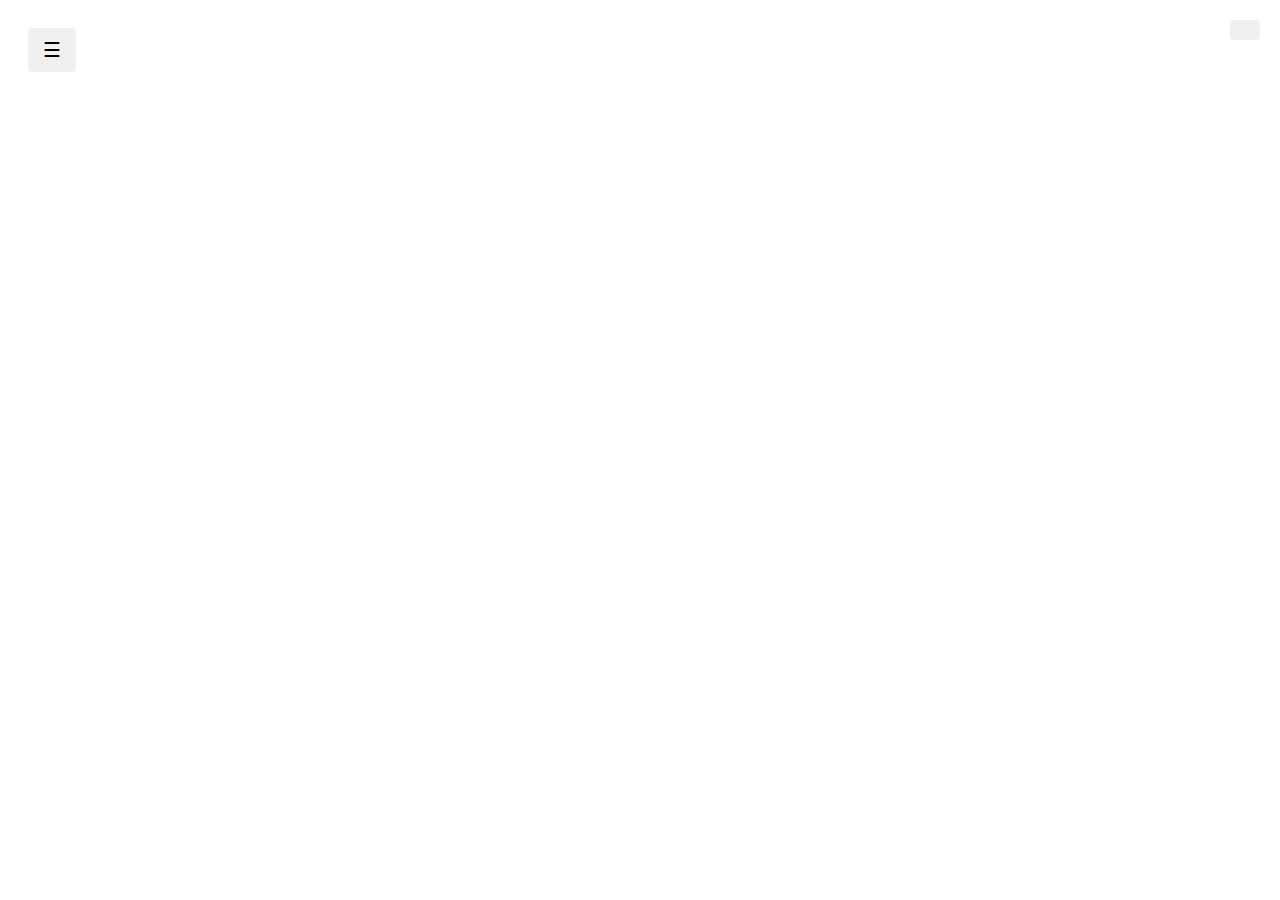
<file: index.html>
<!DOCTYPE html>
<html lang="en">
    <head>
        <meta charset="UTF-8">
        <title>Placement Portal</title>

        <link rel="stylesheet" href="./components/sidebar/style.css">

    </head>
    <body>
        <div w3-include-html="components\sidebar\sidebar.html"></div>

        <script src="./script.js"></script>

        <!--Components-->
        <script src="./components/sidebar/script.js"></script>
    </body>
</html>
</file>
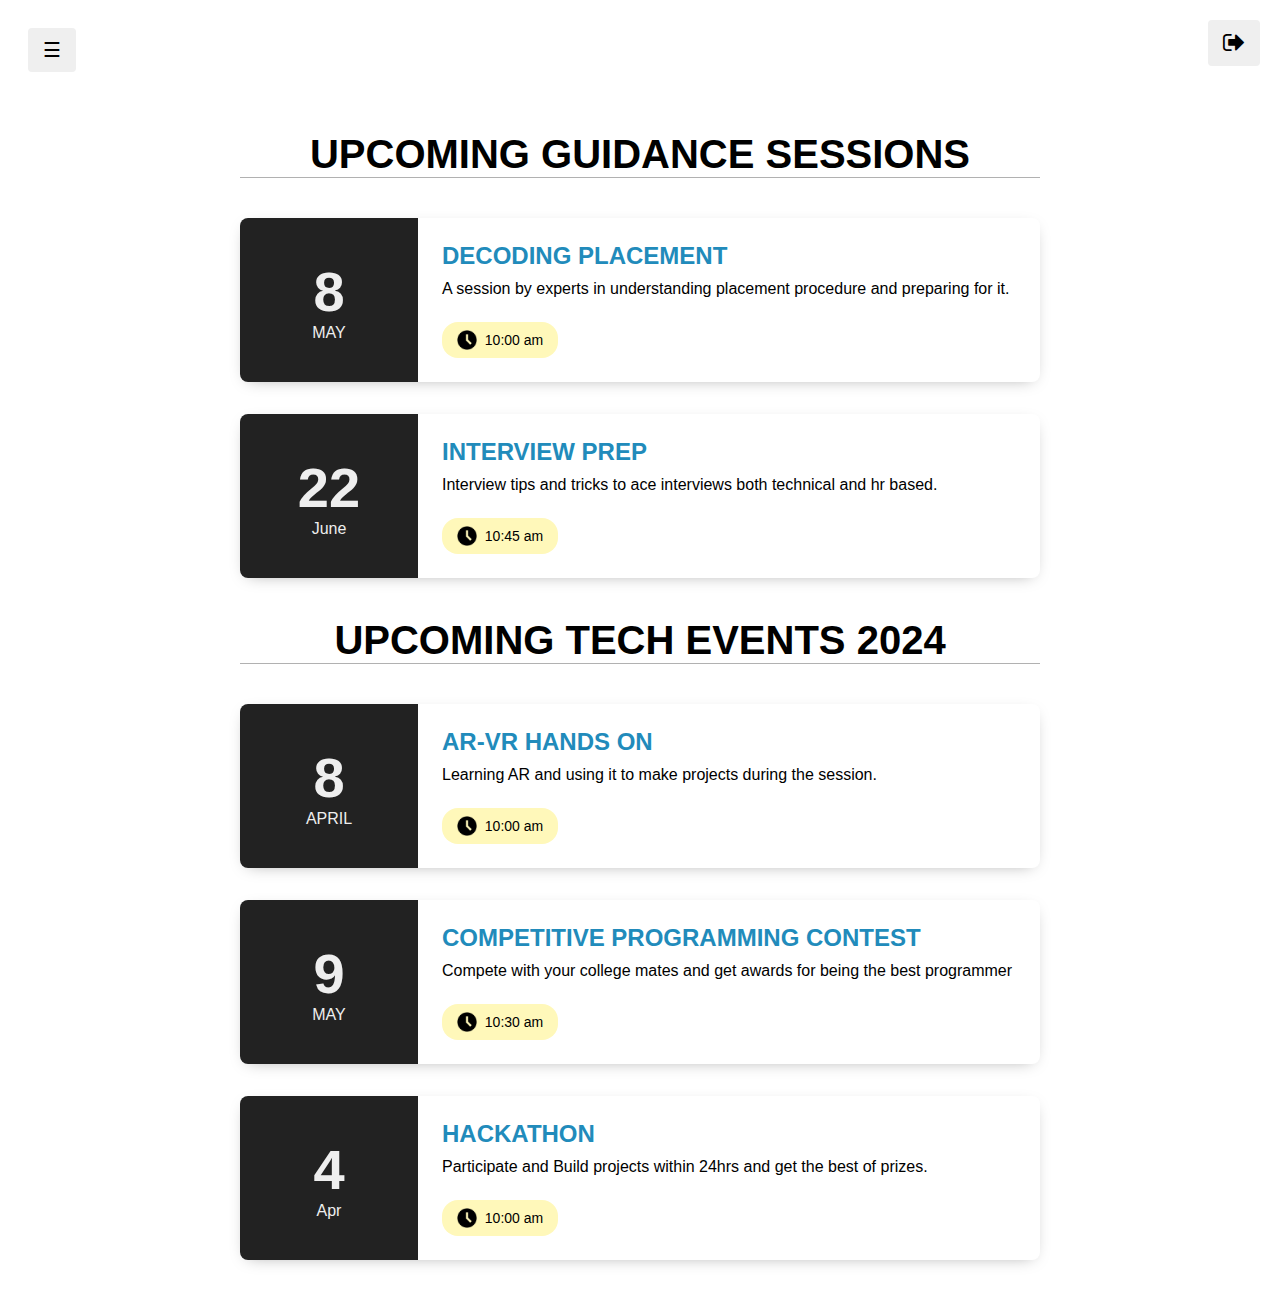
<file: views/events/index.html>
<!DOCTYPE html>
<html lang="en">
  <head>
    <meta charset="UTF-8" />
    <meta name="viewport" content="width=device-width, initial-scale=1.0" />
    <title>Event Calendar</title>
    <link rel="stylesheet" href="../../components/sidebar/style.css">
    <link rel="stylesheet" href="style.css" />
    <link rel="stylesheet" href="https://cdnjs.cloudflare.com/ajax/libs/font-awesome/4.7.0/css/font-awesome.min.css">

  </head>
  <body>
    <div w3-include-html="../../components/sidebar/sidebar.html"></div>
    <div class="event-container">
      <h3 class="year">UPCOMING GUIDANCE SESSIONS</h3>

      <div class="event">
        <div class="event-left">
          <div class="event-date">
            <div class="date">8</div>
            <div class="month">MAY</div>
          </div>
        </div>

        <div class="event-right">
          <h3 class="event-title">DECODING PLACEMENT</h3>

          <div class="event-description">
           A session by experts in understanding placement procedure and preparing for it.
          </div>

          <div class="event-timing">
            <img src="images/time.png" alt="" /> 10:00 am
          </div>
        </div>
      </div>

      <div class="event">
        <div class="event-left">
          <div class="event-date">
            <div class="date">22</div>
            <div class="month">June</div>
          </div>
        </div>

        <div class="event-right">
          <h3 class="event-title">INTERVIEW PREP</h3>

          <div class="event-description">
            Interview tips and tricks to ace interviews both technical and hr based.
          </div>

          <div class="event-timing">
            <img src="images/time.png" alt="" /> 10:45 am
          </div>
        </div>
      </div>

      <h3 class="year"> UPCOMING TECH EVENTS 2024</h3>

      <div class="event">
        <div class="event-left">
          <div class="event-date">
            <div class="date">8</div>
            <div class="month">APRIL</div>
          </div>
        </div>

        <div class="event-right">
          <h3 class="event-title">AR-VR HANDS ON</h3>

          <div class="event-description">
            Learning AR and using it to make projects during the session.
          </div>

          <div class="event-timing">
            <img src="images/time.png" alt="" /> 10:00 am
          </div>
        </div>
      </div>

      <div class="event">
        <div class="event-left">
          <div class="event-date">
            <div class="date">9</div>
            <div class="month">MAY</div>
          </div>
        </div>

        <div class="event-right">
          <h3 class="event-title">COMPETITIVE PROGRAMMING CONTEST</h3>

          <div class="event-description">
           Compete with your college mates and get awards for being the best programmer
          </div>

          <div class="event-timing">
            <img src="images/time.png" alt="" /> 10:30 am
          </div>
        </div>
      </div>

       <div class="event">
        <div class="event-left">
          <div class="event-date">
            <div class="date">4</div>
            <div class="month">Apr</div>
          </div>
        </div>

        <div class="event-right">
          <h3 class="event-title">HACKATHON</h3>

          <div class="event-description">
           Participate and Build projects within 24hrs and get the best of prizes.
          </div>

          <div class="event-timing">
            <img src="images/time.png" alt="" /> 10:00 am
          </div>
        </div>
      </div>

      <!-- <div class="event">
        <div class="event-left">
          <div class="event-date">
            <div class="date">8</div>
            <div class="month">Jun</div>
          </div>
        </div>

        <div class="event-right">
          <h3 class="event-title">Some Title Here</h3>

          <div class="event-description">
            Lorem ipsum dolor, sit amet consectetur adipisicing elit. Accusamus,
            ratione.
          </div>

          <div class="event-timing">
            <img src="images/time.png" alt="" /> 10:00 am
          </div> -->
        <!-- </div>
      </div> -->
    </div>

    <script src="../../homePagescript.js"></script>
    <script src="../../components/sidebar/script.js"></script>
    <script src="./script.js"></script>
  </body>
</html>
</file>
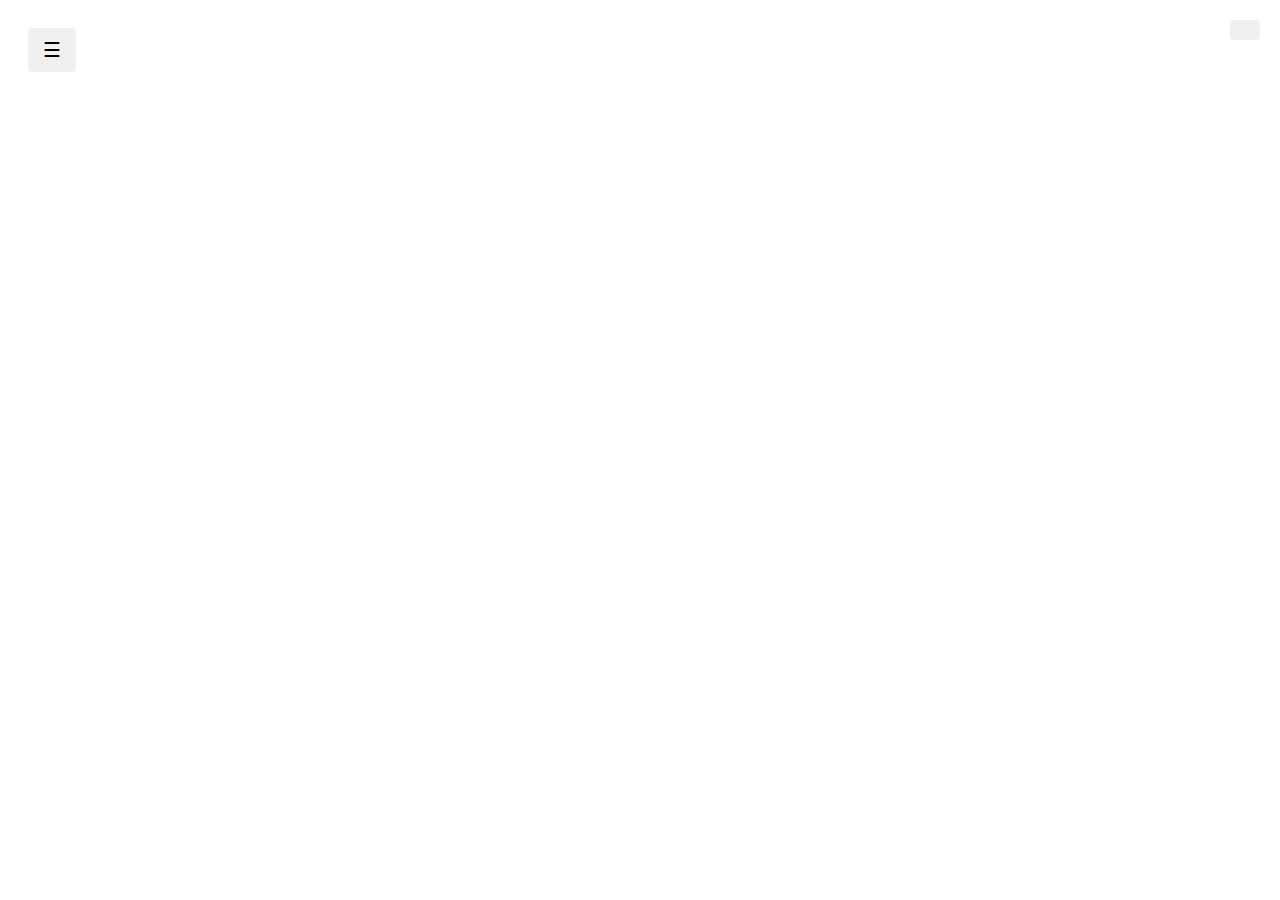
<file: homePage.html>
<!DOCTYPE html>
<html lang="en">
    <head>
        <meta charset="UTF-8">
        <title>Placement Portal</title>

        <link rel="stylesheet" href="./components/sidebar/style.css">

    </head>
    <body>
        <div w3-include-html="components\sidebar\sidebar.html"></div>

        <script src="./homePagescript.js"></script>

        <!--Components-->
        <script src="./components/sidebar/script.js"></script>
    </body>
</html>
</file>
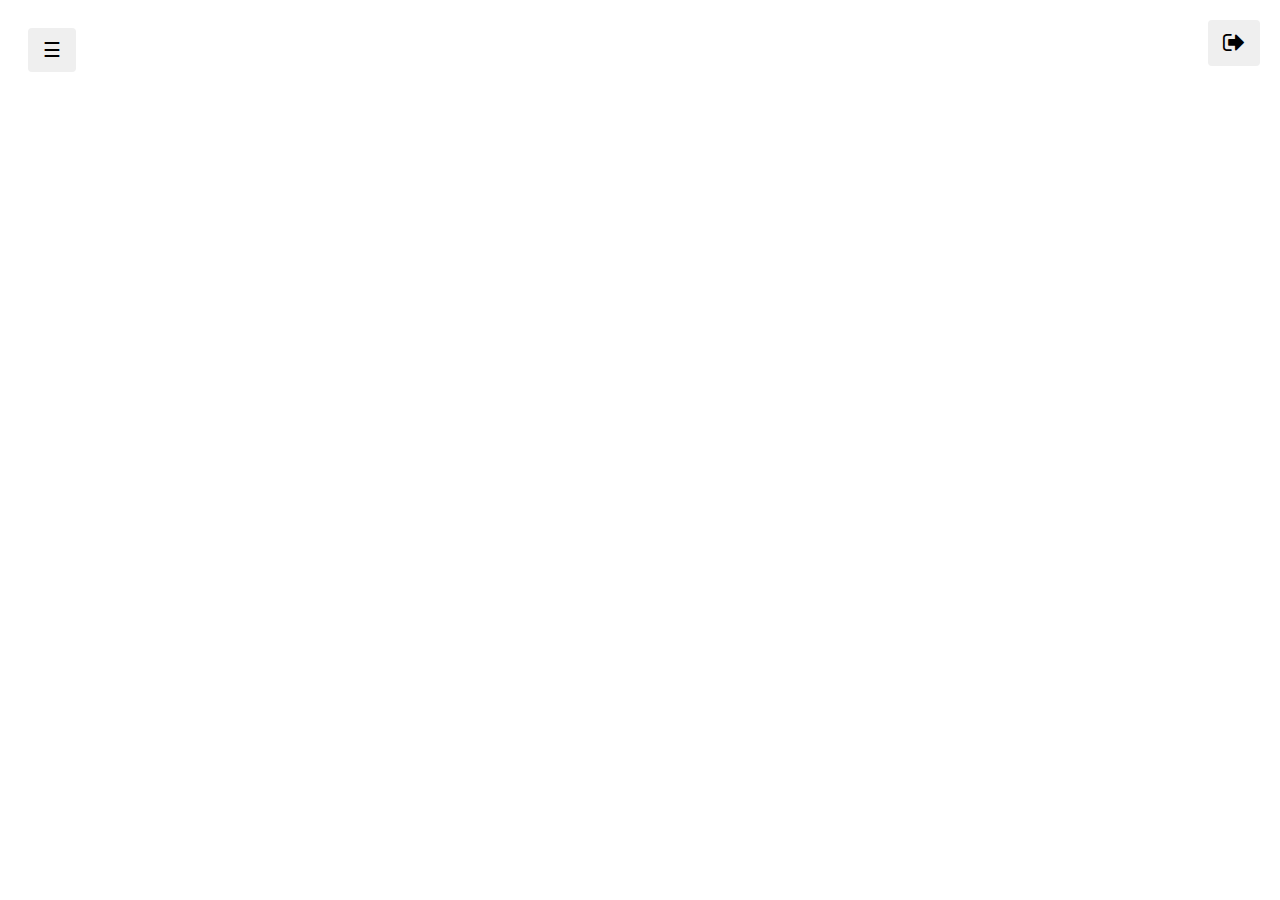
<file: views/jobs/jobs.html>
<!DOCTYPE html>
<html lang="en">

<head>
    <meta charset="UTF-8">
    <title>Jobs</title>
    <link rel="stylesheet" href="../../components/sidebar/style.css">
    <link rel="stylesheet" href="./style.css">
    <link rel="stylesheet" href="https://cdnjs.cloudflare.com/ajax/libs/font-awesome/4.7.0/css/font-awesome.min.css">

</head>

<body>
    <div w3-include-html="../../components/sidebar/sidebar.html"></div>
    <div id="flashcard-container"></div>

    <script src="../../homePagescript.js"></script>
    <script src="../../components/sidebar/script.js"></script>
    <script src="./script.js"></script>
</body>

</html>
</file>
<file: components/sidebar/style.css>
.sidebar #profile{
  background-color: #38d39f;
  text-align: center;
  font-size: 18px;  
  padding-bottom: 20px;
}

/* The sidebar menu */
.sidebar {
  height: 100%;
  width: 0;
  position: fixed;
  z-index: 1;
  top: 0;
  left: 0;
  background-color: #111;
  overflow-x: hidden;
  padding-top: 60px;
  transition: 0.5s;
}

.sidebar img {
  width: 25%;
  padding: 8px 8px 8px 8px;
  border-radius: 50%;
  text-align: center;
  margin-left: 35%;
  margin-right: 35%;
}

/* The sidebar links */
.sidebar a {
  padding: 8px 8px 8px 32px;
  text-decoration: none;
  font-size: 20px;
  color: #818181;
  display: block;
  transition: 0.3s;
  margin-top: 3px;
}

/* When you mouse over the navigation links, change their color */
.pages a:hover {
  background-color: grey;
  color: black;
}

/* Position and style the close button (top right corner) */
.sidebar .closebtn {
  position: absolute;
  top: 0;
  right: 25px;
  font-size: 36px;
  margin-left: 50px;
}

.sidebar .closebtn:hover{
  color: #ffff;
}

/* The button used to open the sidebar */
.openbtn {
  font-size: 20px;
  cursor: pointer;
  color: black;
  padding: 10px 15px;
  border: none;
  border-radius: 4px;

}

.openbtn:hover {
  background-color: black;
  color: white;
}

/* Style page content - use this if you want to push the page content to the right when you open the side navigation */
#main {
  transition: margin-left .5s; /* If you want a transition effect */
  padding: 20px;
}

/* On smaller screens, where height is less than 450px, change the style of the sidenav (less padding and a smaller font size) */
@media screen and (max-height: 450px) {
  .sidebar {padding-top: 15px;}
  .sidebar a {font-size: 18px;}
  .sidebar img {width: 25px}
}

/* On screens that are less than 400px, display the bar vertically, instead of horizontally */
@media screen and (max-width: 400px) {
  .sidebar a {
    text-align: center;
    float: none;
  }
}

.logout{
  cursor: pointer;
  font-size: 20px;
  border: none;
  padding: 10px 15px;
  border-radius: 4px;
  position: absolute;
  top: 20px;
  right:20px;

}

.logout:hover {
  background-color: black;
  color: white;
}
</file>
<file: views/events/style.css>
.event-container {
    font-family: "Roboto", sans-serif;
    max-width: 800px;
    margin: 0 auto;
  }
  
  .event-container h3.year {
    font-size: 40px;
    text-align: center;
    border-bottom: 1px solid #b1b1b1;
  }
  
  .event-container .event {
    box-shadow: 0 4px 16px -8px rgba(0, 0, 0, 0.4);
    display: flex;
    border-radius: 8px;
    margin: 32px 0;
  }
  
  .event .event-left {
    background: #222;
    min-width: 82px;
    display: flex;
    align-items: center;
    justify-content: center;
    color: #eee;
    padding: 8px 48px;
    font-weight: bold;
    text-align: center;
    border-radius: 8px 0 0 8px;
  }
  
  .event .event-left .date {
    font-size: 56px;
  }
  
  .event .event-left .month {
    font-size: 16px;
    font-weight: normal;
  }
  
  .event .event-right {
    display: flex;
    flex-direction: column;
    justify-content: center;
    padding: 0 24px;
  }
  
  .event .event-right h3.event-title {
    font-size: 24px;
    margin: 24px 0 10px 0;
    color: #218bbb;
    text-transform: uppercase;
  }
  
  .event .event-right .event-timing {
    background: #fff8ba;
    display: flex;
    align-items: center;
    justify-content: center;
    width: 100px;
    padding: 8px;
    border-radius: 16px;
    margin: 24px 0;
    font-size: 14px;
  }
  
  .event .event-right .event-timing img {
    height: 20px;
    padding-right: 8px;
  }
  
  @media (max-width: 550px) {
    .event {
      flex-direction: column;
    }
  
    .event .event-left {
      padding: 0;
      border-radius: 8px 8px 0 0;
    }
  
    .event .event-left .event-date .date,
    .event .event-left .event-date .month {
      display: inline-block;
      font-size: 24px;
    }
  
    .event .event-left .event-date {
      padding: 10px 0;
    }
  }
</file>
<file: views/jobs/style.css>
.card-wrapper {
    width: calc(33.33% - 20px);
    /* Adjusted width for three cards in a row */
    height: 200px;
    display: inline-block;
    margin: 10px;
    vertical-align: top;
    /* Aligns cards to the top of the row */
    box-sizing: border-box;
    /* Ensures padding and border are included in the width */
}

.card-body {
    position: relative;
    width: 100%;
    height: 100%;
    text-align: center;
    transition: transform 0.6s;
    transform-style: preserve-3d;
    box-shadow: 0 15px 35px rgba(0, 0, 0, 0.2), 0 5px 15px rgba(0, 0, 0, 0.19);
}

.card-front,
.card-back {
    background-color: #ffffff;
    position: absolute;
    width: 100%;
    height: 100%;
    backface-visibility: hidden;
    -webkit-backface-visibility: hidden;
    display: flex;
    justify-content: center;
    align-items: center;
    flex-direction: column;
}

.card-front p,
.card-back p {
    font-size: large;
    margin: 5px 0;
}

.card-back button {
    padding: 10px 20px;
    font-size: 16px;
    background-color: #4CAF50;
    color: white;
    border: none;
    cursor: pointer;
    border-radius: 5px;
}

.card-back button:hover {
    background-color: #45a049;
}

.card-back {
    transform: rotateX(180deg);
}

.card-wrapper:hover .card-body {
    transform: rotateX(180deg);
}

/* Push the page content to the right when you open the side navigation */
#content {
    transition: margin-left .5s;
    /* If you want a transition effect */
}

#content {
    padding: 10px 20px;
    border: none;
    margin-right: 20px;
    border-radius: 4px;
  }
</file>
